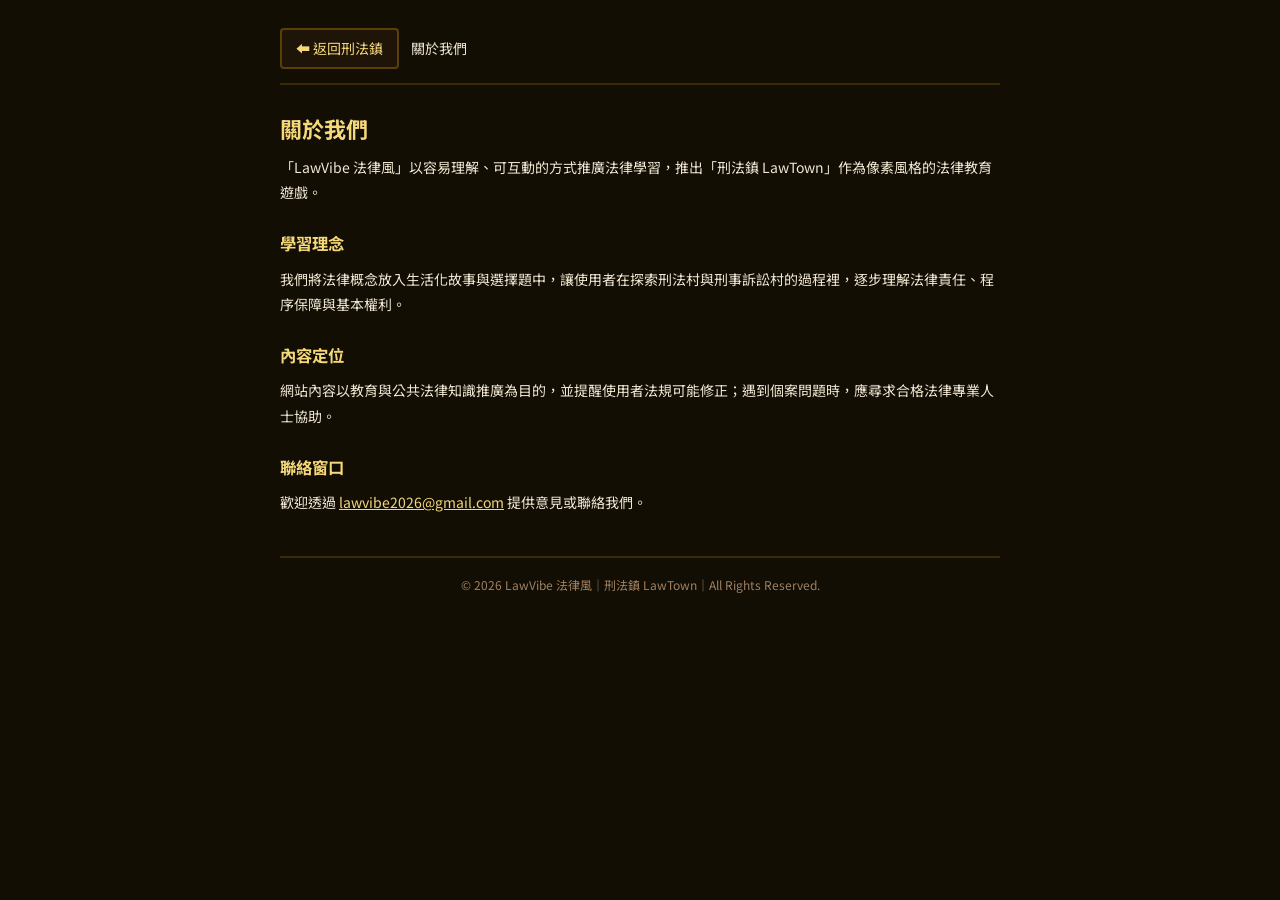
<file: about.html>
<!DOCTYPE html>
<html lang="zh-Hant" data-page-title="關於我們" data-page-description="認識刑法鎮 LawTown 的法律教育理念。">
<head>
  <meta charset="UTF-8" />
  <meta name="viewport" content="width=device-width, initial-scale=1.0" />
  <title>刑法鎮 LawTown｜關於我們</title>
  <script src="site-config.js"></script>
  <link rel="stylesheet" href="css/style.css" />
</head>
<body class="policy-body">
  <div class="policy-page-wrapper">
    <nav class="policy-page-nav"><a href="index.html">⬅ 返回刑法鎮</a><span>關於我們</span></nav>
    <main>
      <h2>關於我們</h2>
      <p>「<span data-site-brand></span>」以容易理解、可互動的方式推廣法律學習，推出「<span data-site-product></span>」作為像素風格的法律教育遊戲。</p>
      <h3>學習理念</h3>
      <p>我們將法律概念放入生活化故事與選擇題中，讓使用者在探索刑法村與刑事訴訟村的過程裡，逐步理解法律責任、程序保障與基本權利。</p>
      <h3>內容定位</h3>
      <p>網站內容以教育與公共法律知識推廣為目的，並提醒使用者法規可能修正；遇到個案問題時，應尋求合格法律專業人士協助。</p>
      <h3>聯絡窗口</h3>
      <p>歡迎透過 <a data-site-email></a> 提供意見或聯絡我們。</p>
    </main>
    <footer class="policy-page-footer"><p data-site-copyright></p></footer>
  </div>
</body>
</html>
</file>
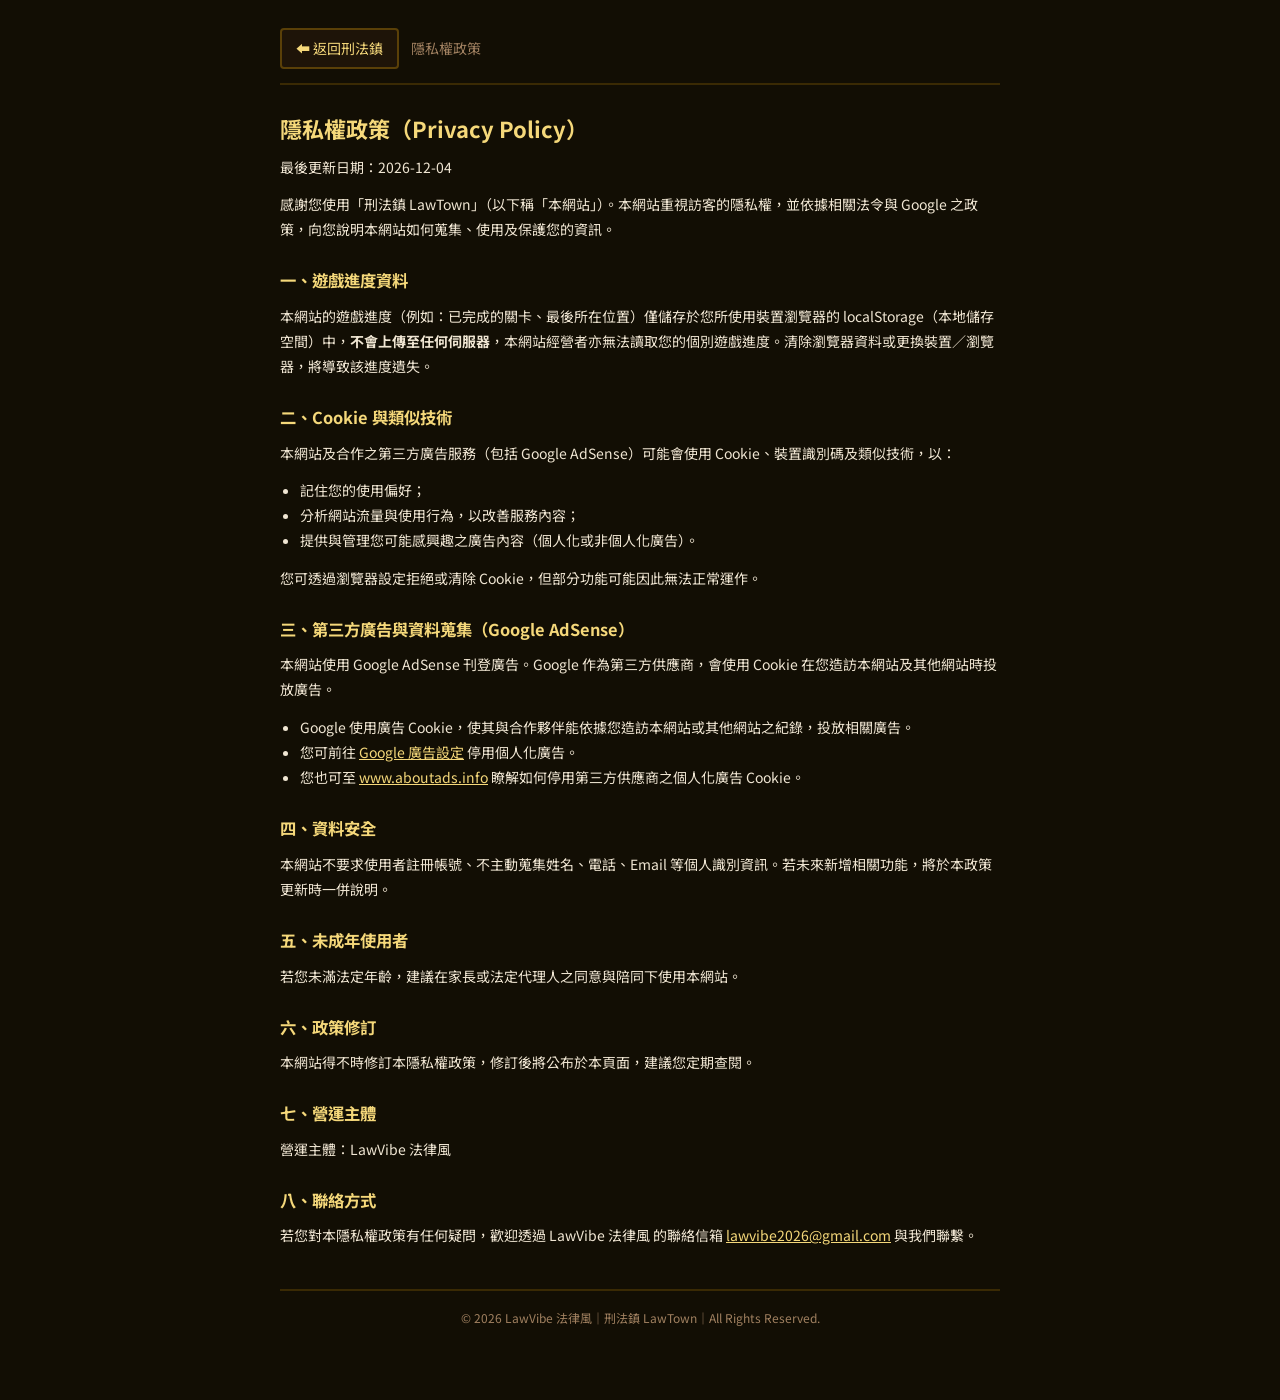
<file: privacy.html>
<!DOCTYPE html>
<html lang="zh-Hant" data-page-title="隱私權政策" data-page-description="說明刑法鎮 LawTown 的資料使用、Cookie、廣告與聯絡方式。">
<head>
<!-- Google tag (gtag.js) -->
<script async src="https://www.googletagmanager.com/gtag/js?id=G-106KW7G3ZE"></script>
<script>
  window.dataLayer = window.dataLayer || [];
  function gtag(){dataLayer.push(arguments);}
  gtag('js', new Date());
  gtag('config', 'G-106KW7G3ZE');
</script>
<meta charset="UTF-8" />
<meta name="viewport" content="width=device-width, initial-scale=1.0" />
<title>刑法鎮 LawTown｜隱私權政策</title>
<link rel="stylesheet" href="css/style.css" />
<script src="site-config.js"></script>
<style>
  body { overflow: auto; background: #120e04; }
  .policy-page-wrapper {
    max-width: 760px; margin: 0 auto; padding: 28px 20px 60px;
    color: #f0e6d3; line-height: 1.8; font-size: 14px;
  }
  .policy-page-nav {
    display: flex; align-items: center; gap: 12px;
    margin-bottom: 24px; padding-bottom: 14px;
    border-bottom: 2px solid #3a2a04;
  }
  .policy-page-nav a {
    color: #f5d87a; text-decoration: none; font-size: 14px;
    background: #1e1408; border: 2px solid #5a4008;
    padding: 6px 14px; border-radius: 4px;
  }
  .policy-page-nav a:hover { background: #2e1e08; }
  .policy-page-wrapper h2 { color: #f5d87a; font-size: 22px; margin-bottom: 6px; }
  .policy-page-wrapper h3 { color: #f5d87a; margin-top: 24px; margin-bottom: 8px; }
  .policy-page-wrapper p, .policy-page-wrapper ul { margin-bottom: 12px; }
  .policy-page-wrapper ul { padding-left: 20px; }
  .policy-page-wrapper a { color: #f5d87a; }
  .policy-page-footer {
    margin-top: 40px; padding-top: 16px;
    border-top: 2px solid #3a2a04;
    text-align: center; color: #a08060; font-size: 12px;
  }
</style>
</head>
<body>
<div class="policy-page-wrapper">
  <nav class="policy-page-nav">
    <a href="index.html">⬅ 返回刑法鎮</a>
    <span style="color:#a08060;">隱私權政策</span>
  </nav>
<main class="policy">
  <h2>隱私權政策（Privacy Policy）</h2>
  <p>最後更新日期：<span id="updateDate"></span></p>

  <p>感謝您使用「刑法鎮 LawTown」（以下稱「本網站」）。本網站重視訪客的隱私權，並依據相關法令與 Google 之政策，向您說明本網站如何蒐集、使用及保護您的資訊。</p>

  <h3>一、遊戲進度資料</h3>
  <p>本網站的遊戲進度（例如：已完成的關卡、最後所在位置）僅儲存於您所使用裝置瀏覽器的 localStorage（本地儲存空間）中，<b>不會上傳至任何伺服器</b>，本網站經營者亦無法讀取您的個別遊戲進度。清除瀏覽器資料或更換裝置／瀏覽器，將導致該進度遺失。</p>

  <h3>二、Cookie 與類似技術</h3>
  <p>本網站及合作之第三方廣告服務（包括 Google AdSense）可能會使用 Cookie、裝置識別碼及類似技術，以：</p>
  <ul>
    <li>記住您的使用偏好；</li>
    <li>分析網站流量與使用行為，以改善服務內容；</li>
    <li>提供與管理您可能感興趣之廣告內容（個人化或非個人化廣告）。</li>
  </ul>
  <p>您可透過瀏覽器設定拒絕或清除 Cookie，但部分功能可能因此無法正常運作。</p>

  <h3>三、第三方廣告與資料蒐集（Google AdSense）</h3>
  <p>本網站使用 Google AdSense 刊登廣告。Google 作為第三方供應商，會使用 Cookie 在您造訪本網站及其他網站時投放廣告。</p>
  <ul>
    <li>Google 使用廣告 Cookie，使其與合作夥伴能依據您造訪本網站或其他網站之紀錄，投放相關廣告。</li>
    <li>您可前往 <a href="https://adssettings.google.com/" target="_blank" rel="noopener">Google 廣告設定</a> 停用個人化廣告。</li>
    <li>您也可至 <a href="https://www.aboutads.info/" target="_blank" rel="noopener">www.aboutads.info</a> 瞭解如何停用第三方供應商之個人化廣告 Cookie。</li>
  </ul>

  <h3>四、資料安全</h3>
  <p>本網站不要求使用者註冊帳號、不主動蒐集姓名、電話、Email 等個人識別資訊。若未來新增相關功能，將於本政策更新時一併說明。</p>

  <h3>五、未成年使用者</h3>
  <p>若您未滿法定年齡，建議在家長或法定代理人之同意與陪同下使用本網站。</p>

  <h3>六、政策修訂</h3>
  <p>本網站得不時修訂本隱私權政策，修訂後將公布於本頁面，建議您定期查閱。</p>

  <h3>七、營運主體</h3>
  <p>營運主體：<span data-site-operator></span></p>

  <h3>八、聯絡方式</h3>
  <p>若您對本隱私權政策有任何疑問，歡迎透過 <span data-site-operator></span> 的聯絡信箱 <a data-site-email></a> 與我們聯繫。</p>
</main>
  <div class="policy-page-footer">
    <p data-site-copyright></p>
  </div>
</div>

<script>
document.getElementById("updateDate").textContent = new Date().toISOString().slice(0,10);
</script>
</body>
</html>
</file>
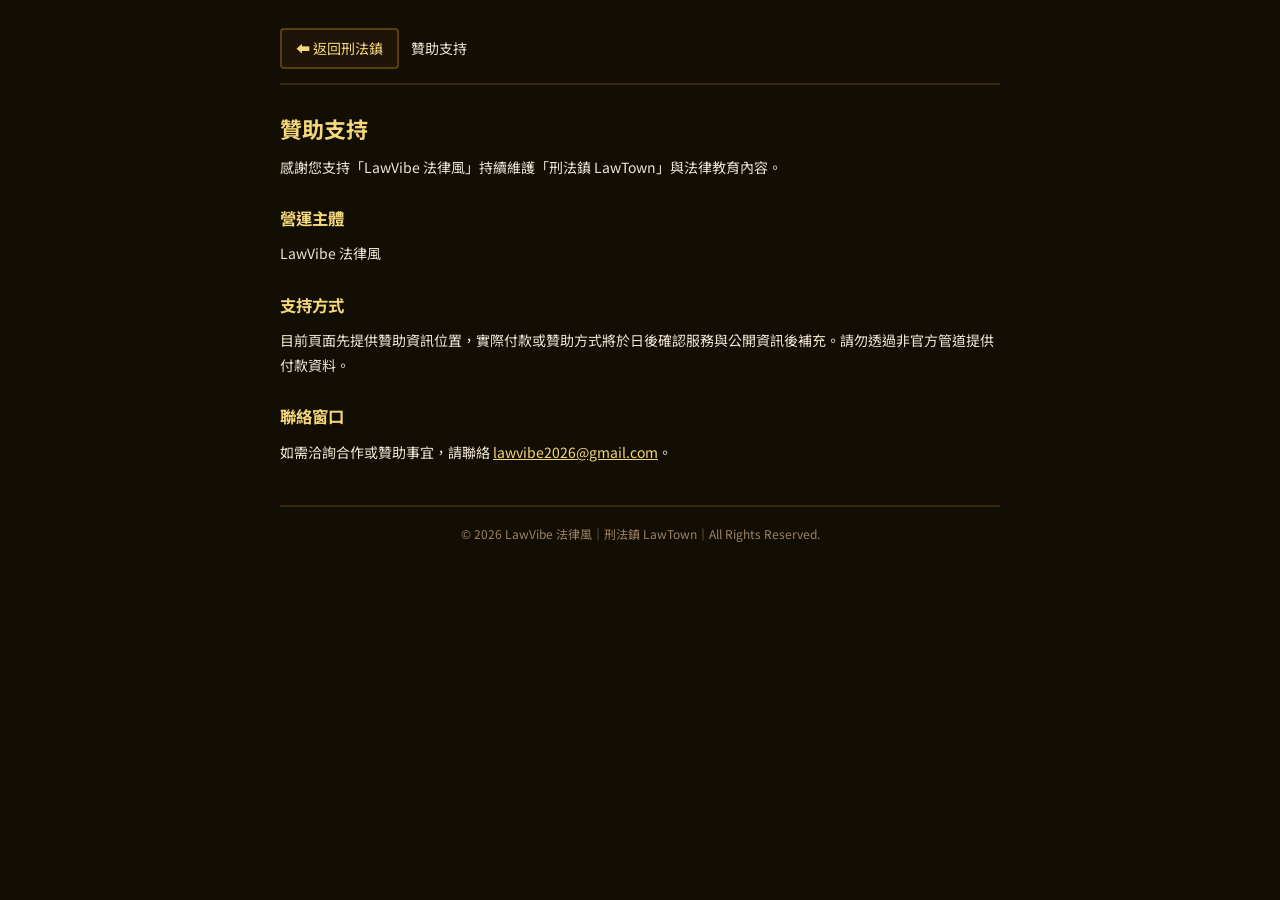
<file: sponsor.html>
<!DOCTYPE html>
<html lang="zh-Hant" data-page-title="贊助支持" data-page-description="支持持續製作刑法鎮 LawTown 法律教育內容。">
<head>
  <meta charset="UTF-8" />
  <meta name="viewport" content="width=device-width, initial-scale=1.0" />
  <title>刑法鎮 LawTown｜贊助支持</title>
  <script src="site-config.js"></script>
  <link rel="stylesheet" href="css/style.css" />
</head>
<body class="policy-body">
  <div class="policy-page-wrapper">
    <nav class="policy-page-nav"><a href="index.html">⬅ 返回刑法鎮</a><span>贊助支持</span></nav>
    <main>
      <h2>贊助支持</h2>
      <p>感謝您支持「<span data-site-brand></span>」持續維護「<span data-site-product></span>」與法律教育內容。</p>
      <h3>營運主體</h3>
      <p><span data-site-operator></span></p>
      <h3>支持方式</h3>
      <p>目前頁面先提供贊助資訊位置，實際付款或贊助方式將於日後確認服務與公開資訊後補充。請勿透過非官方管道提供付款資料。</p>
      <h3>聯絡窗口</h3>
      <p>如需洽詢合作或贊助事宜，請聯絡 <a data-site-email></a>。</p>
    </main>
    <footer class="policy-page-footer"><p data-site-copyright></p></footer>
  </div>
</body>
</html>
</file>
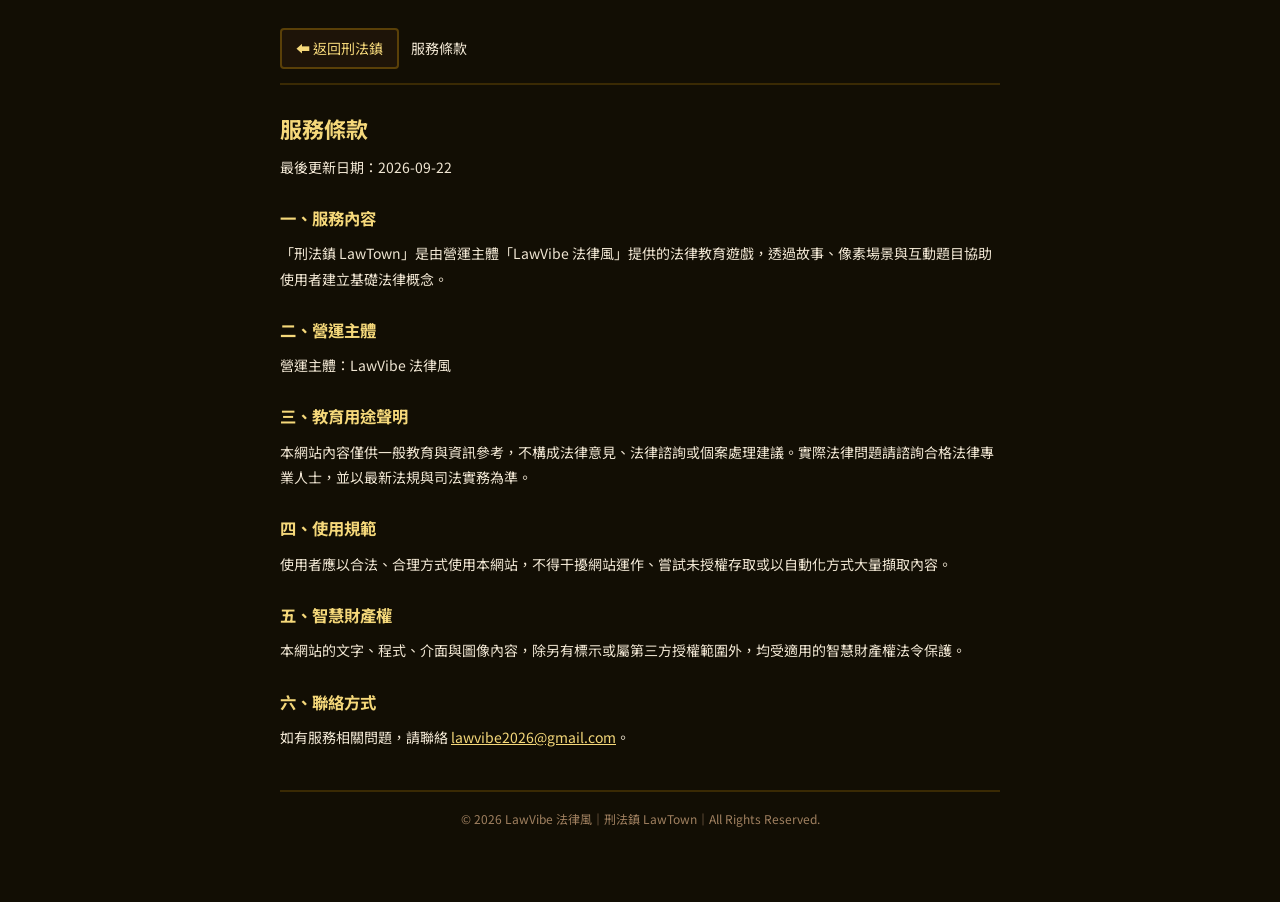
<file: terms.html>
<!DOCTYPE html>
<html lang="zh-Hant" data-page-title="服務條款" data-page-description="刑法鎮 LawTown 的使用規範與服務條款。">
<head>
  <meta charset="UTF-8" />
  <meta name="viewport" content="width=device-width, initial-scale=1.0" />
  <title>刑法鎮 LawTown｜服務條款</title>
  <script src="site-config.js"></script>
  <link rel="stylesheet" href="css/style.css" />
</head>
<body class="policy-body">
  <div class="policy-page-wrapper">
    <nav class="policy-page-nav"><a href="index.html">⬅ 返回刑法鎮</a><span>服務條款</span></nav>
    <main>
      <h2>服務條款</h2>
      <p>最後更新日期：2026-09-22</p>
      <h3>一、服務內容</h3>
      <p>「刑法鎮 LawTown」是由營運主體「<span data-site-operator></span>」提供的法律教育遊戲，透過故事、像素場景與互動題目協助使用者建立基礎法律概念。</p>
      <h3>二、營運主體</h3>
      <p>營運主體：<span data-site-operator></span></p>
      <h3>三、教育用途聲明</h3>
      <p>本網站內容僅供一般教育與資訊參考，不構成法律意見、法律諮詢或個案處理建議。實際法律問題請諮詢合格法律專業人士，並以最新法規與司法實務為準。</p>
      <h3>四、使用規範</h3>
      <p>使用者應以合法、合理方式使用本網站，不得干擾網站運作、嘗試未授權存取或以自動化方式大量擷取內容。</p>
      <h3>五、智慧財產權</h3>
      <p>本網站的文字、程式、介面與圖像內容，除另有標示或屬第三方授權範圍外，均受適用的智慧財產權法令保護。</p>
      <h3>六、聯絡方式</h3>
      <p>如有服務相關問題，請聯絡 <a data-site-email></a>。</p>
    </main>
    <footer class="policy-page-footer"><p data-site-copyright></p></footer>
  </div>
</body>
</html>
</file>
<file: css/style.css>
/* ===================================================
   刑法鎮 LawTown - 像素遊戲風格 CSS
   =================================================== */

@import url('https://fonts.googleapis.com/css2?family=Noto+Sans+TC:wght@400;700;900&family=Noto+Serif+TC:wght@700;900&display=swap');

* { box-sizing: border-box; margin: 0; padding: 0; }

body {
  font-family: "Noto Sans TC", "Microsoft JhengHei", sans-serif;
  background: #1a1a2e;
  color: #f0e6d3;
  overflow: hidden;
  height: 100dvh;
  width: 100vw;
}

/* 首頁遊戲維持一個完整視窗，頁尾放在其後方，避免蓋住任何遊戲畫面。 */
.home-body {
  height: auto;
  min-height: 100dvh;
  overflow-x: hidden;
  overflow-y: auto;
}
.home-body .main-screen {
  position: relative;
  inset: auto;
  width: 100vw;
  height: 100dvh;
  min-height: 100dvh;
}

/* ===================================================
   主畫面（全螢幕）
   =================================================== */
.main-screen {
  position: fixed;
  inset: 0;
  display: flex;
  flex-direction: column;
  align-items: center;
  justify-content: flex-start;
  overflow: hidden;
  z-index: 1;
}

/* ── 背景圖 ── */
.title-bg {
  position: absolute;
  inset: 0;
  z-index: 0;
}
.title-bg-img {
  width: 100%;
  height: 100%;
  object-fit: cover;
  object-position: center top;
  image-rendering: pixelated;
}
.title-bg-overlay {
  position: absolute;
  inset: 0;
  background: linear-gradient(
    to bottom,
    rgba(0,0,0,0.0) 0%,
    rgba(0,0,0,0.0) 55%,
    rgba(0,0,0,0.45) 75%,
    rgba(0,0,0,0.65) 100%
  );
}

/* ── 角落徽章（版本號 / 設定） ── */
.corner-badge {
  position: absolute;
  top: 12px;
  z-index: 20;
  display: flex;
  align-items: center;
  gap: 5px;
  background: rgba(20,15,10,0.82);
  border: 2px solid #8b6914;
  border-radius: 6px;
  padding: 5px 10px;
  font-size: 13px;
  font-weight: bold;
  color: #f5d87a;
  cursor: pointer;
  letter-spacing: 0.5px;
  box-shadow: 0 2px 0 #5a4008, inset 0 1px 0 rgba(255,255,255,0.1);
  transition: filter 0.15s;
  text-decoration: none;
  font-family: inherit;
}
.corner-badge:hover { filter: brightness(1.2); }
.corner-badge--left  { left: 14px; }
.corner-badge--right { right: 14px; }
.corner-icon { font-size: 16px; }

/* ── 主標題區 ── */
.title-area {
  position: relative;
  z-index: 10;
  text-align: center;
  margin-top: 10px;
  pointer-events: none;
  user-select: none;
}

.title-emblem {
  font-size: 36px;
  line-height: 1;
  filter: drop-shadow(0 2px 6px rgba(0,0,0,0.7));
  margin-bottom: 2px;
  opacity: 0;
  pointer-events: none;
}

.game-title {
  font-family: "Noto Serif TC", "Noto Sans TC", serif;
  font-size: clamp(42px, 8vw, 80px);
  font-weight: 900;
  color: #f5d87a;
  letter-spacing: 0.12em;
  text-shadow:
    3px 3px 0 #5a2e00,
    -1px -1px 0 #5a2e00,
    1px -1px 0 #5a2e00,
    -1px 1px 0 #5a2e00,
    0 4px 0 #3a1c00,
    0 8px 16px rgba(0,0,0,0.6);
  line-height: 1.1;
  /* 背景圖已有標題文字，隱藏 HTML 標題避免重疊 */
  display: none;
}

.game-subtitle-bar {
  /* 背景圖已有副標題，隱藏 HTML 版本 */
  display: none;
}

/* ── 雙村標籤（背景圖已有，隱藏 HTML 版本） ── */
.village-labels {
  display: none;
}

.village-label {
  display: flex;
  align-items: center;
  gap: 6px;
  padding: 8px 18px;
  border-radius: 6px;
  font-size: clamp(16px, 3vw, 26px);
  font-weight: 900;
  color: #fff;
  letter-spacing: 0.05em;
  box-shadow: 0 3px 0 rgba(0,0,0,0.4), 0 6px 18px rgba(0,0,0,0.3);
  text-shadow: 1px 1px 0 rgba(0,0,0,0.5);
}

.village-label--criminal {
  background: linear-gradient(135deg, #9b2020 0%, #c0392b 50%, #9b2020 100%);
  border: 2px solid #e8c873;
  clip-path: polygon(0 0, calc(100% - 12px) 0, 100% 50%, calc(100% - 12px) 100%, 0 100%);
  padding-right: 28px;
}

.village-label--procedure {
  background: linear-gradient(135deg, #1a3a5c 0%, #2c5f8a 50%, #1a3a5c 100%);
  border: 2px solid #e8c873;
  clip-path: polygon(12px 0, 100% 0, 100% 100%, 12px 100%, 0 50%);
  padding-left: 28px;
}

.village-label-icon { font-size: 1.1em; }

/* ── 角色 ── */
.char-left, .char-right {
  position: absolute;
  bottom: 18%;
  z-index: 10;
  display: flex;
  flex-direction: column;
  align-items: center;
  gap: 4px;
}
.char-left  { left: 2%; }
.char-right { right: 2%; }

.char-sprite { font-size: clamp(28px, 5vw, 52px); }

.char-bubble {
  background: rgba(255,252,240,0.95);
  border: 2px solid #5a3a1a;
  border-radius: 8px;
  padding: 6px 10px;
  font-size: clamp(10px, 1.5vw, 13px);
  color: #3a2010;
  font-weight: bold;
  text-align: center;
  line-height: 1.5;
  box-shadow: 2px 2px 0 #5a3a1a;
  position: relative;
  white-space: nowrap;
}
.char-bubble--left::after {
  content: '';
  position: absolute;
  bottom: -10px;
  left: 50%;
  transform: translateX(-50%);
  border: 5px solid transparent;
  border-top-color: #5a3a1a;
}
.char-bubble--right::after {
  content: '';
  position: absolute;
  bottom: -10px;
  left: 50%;
  transform: translateX(-50%);
  border: 5px solid transparent;
  border-top-color: #5a3a1a;
}

/* ── 主選單按鈕（木質招牌風格） ── */
.main-menu {
  position: absolute;
  bottom: clamp(58px, 9vh, 92px);
  left: 50%;
  transform: translateX(-50%);
  z-index: 10;
  display: flex;
  flex-direction: column;
  gap: 10px;
  width: min(300px, 62vw);
}

/* 開始冒險是首頁主入口，固定排在選單第一個。 */
.main-menu .menu-btn--start { order: 1; }
.main-menu .menu-btn--library { order: 2; }
.main-menu .menu-btn--achievement { order: 3; }

/* 木質招牌按鈕基礎樣式 */
.menu-btn {
  display: flex;
  align-items: center;
  justify-content: center;
  gap: 10px;
  padding: 0;
  border: none;
  cursor: pointer;
  font-family: "Noto Serif TC", "Noto Sans TC", serif;
  font-size: clamp(17px, 2.8vw, 22px);
  font-weight: 900;
  color: #f5e8c0;
  letter-spacing: 0.15em;
  transition: filter 0.15s, transform 0.12s, box-shadow 0.12s;
  position: relative;
  width: 100%;
  height: clamp(56px, 7.5vw, 68px);
  background: none;
  text-shadow:
    1px 1px 0 rgba(40,20,0,0.9),
    2px 2px 3px rgba(0,0,0,0.6);
}

/* 招牌主體（木板層） */
.menu-btn::before {
  content: '';
  position: absolute;
  inset: 0;
  border-radius: 8px;
  z-index: -1;
}

/* 招牌左右錠點裝飾 */
.menu-btn::after {
  content: '';
  position: absolute;
  top: 50%;
  transform: translateY(-50%);
  width: 12px;
  height: 12px;
  border-radius: 50%;
  background: radial-gradient(circle at 35% 35%, #f5d87a, #8b6914);
  box-shadow: 0 1px 3px rgba(0,0,0,0.5);
  right: 12px;
  z-index: 2;
}

.menu-btn:hover  { filter: brightness(1.12); transform: translateY(-3px) scale(1.02); }
.menu-btn:active { transform: translateY(2px) scale(0.98); filter: brightness(0.9); }
.menu-btn--selected {
  filter: brightness(1.18);
  transform: translateY(-3px) scale(1.02);
  outline: none;
}
.menu-btn--selected::after {
  box-shadow: 0 0 8px 2px rgba(245,216,122,0.8), 0 1px 3px rgba(0,0,0,0.5);
}

/* 左錠點 */
.menu-btn-nail-left {
  position: absolute;
  left: 12px;
  top: 50%;
  transform: translateY(-50%);
  width: 12px;
  height: 12px;
  border-radius: 50%;
  background: radial-gradient(circle at 35% 35%, #f5d87a, #8b6914);
  box-shadow: 0 1px 3px rgba(0,0,0,0.5);
  z-index: 2;
  pointer-events: none;
}

/* 木板紋理線（透過偽元素模擬） */
.menu-btn-board {
  position: absolute;
  inset: 0;
  border-radius: 10px;
  z-index: 0;
  overflow: hidden;
  /* 外層金色框線 */
  outline: 2px solid rgba(245,216,122,0.5);
  outline-offset: -3px;
}
.menu-btn-board::before {
  content: '';
  position: absolute;
  inset: 0;
  /* 橫向木紋 */
  background-image:
    repeating-linear-gradient(
      180deg,
      rgba(255,255,255,0.05) 0px,
      rgba(255,255,255,0.05) 1px,
      transparent 1px,
      transparent 10px
    ),
    repeating-linear-gradient(
      90deg,
      rgba(0,0,0,0.04) 0px,
      rgba(0,0,0,0.04) 1px,
      transparent 1px,
      transparent 40px
    );
}
.menu-btn-board::after {
  content: '';
  position: absolute;
  top: 0; left: 0; right: 0;
  height: 40%;
  background: linear-gradient(180deg,
    rgba(255,255,255,0.18) 0%,
    rgba(255,255,255,0.06) 60%,
    transparent 100%
  );
  border-radius: 10px 10px 0 0;
}

.menu-btn-content {
  position: relative;
  z-index: 1;
  display: flex;
  align-items: center;
  justify-content: center;
  gap: 10px;
  width: 100%;
  padding: 0 36px;
}

/* 開始冒險—深藍木板（參考背景圖中的深藍色招牌） */
.menu-btn--start {
  box-shadow:
    0 6px 0 #0a2238,
    0 10px 20px rgba(0,0,0,0.55);
}
.menu-btn--start .menu-btn-board {
  background: linear-gradient(180deg,
    #3578b8 0%,
    #2260a0 25%,
    #1c5290 60%,
    #164878 100%
  );
  border: 3px solid #8bb8e8;
  border-bottom: 6px solid #0a2238;
  border-radius: 10px;
}
.menu-btn--start:hover .menu-btn-board {
  border-color: #aad4ff;
}

/* 法學圖鑑—深綠木板 */
.menu-btn--library {
  box-shadow:
    0 6px 0 #0a2810,
    0 10px 20px rgba(0,0,0,0.55);
}
.menu-btn--library .menu-btn-board {
  background: linear-gradient(180deg,
    #428a48 0%,
    #306835 25%,
    #275a2c 60%,
    #1e4a22 100%
  );
  border: 3px solid #7ec882;
  border-bottom: 6px solid #0a2810;
  border-radius: 10px;
}
.menu-btn--library:hover .menu-btn-board {
  border-color: #a0e0a4;
}

/* 成就系統—深棕木板（參考背景圖中的棕色招牌） */
.menu-btn--achievement {
  box-shadow:
    0 6px 0 #2e1c04,
    0 10px 20px rgba(0,0,0,0.55);
}
.menu-btn--achievement .menu-btn-board {
  background: linear-gradient(180deg,
    #9a6e28 0%,
    #7a5418 25%,
    #684812 60%,
    #56380c 100%
  );
  border: 3px solid #d4a84a;
  border-bottom: 6px solid #2e1c04;
  border-radius: 10px;
}
.menu-btn--achievement:hover .menu-btn-board {
  border-color: #f0c870;
}

.menu-btn-icon {
  font-size: 1.25em;
  flex-shrink: 0;
  filter: drop-shadow(0 1px 2px rgba(0,0,0,0.5));
}
.menu-btn-text {
  flex: 1;
  text-align: center;
  font-size: inherit;
}

/* ── 底部提示 ── */
.bottom-hint {
  position: absolute;
  bottom: 0;
  left: 0;
  right: 0;
  z-index: 10;
  background: rgba(20,12,5,0.85);
  border-top: 2px solid #5a3a1a;
  text-align: center;
  padding: 8px;
  font-size: clamp(11px, 1.8vw, 14px);
  color: #f5d87a;
  letter-spacing: 0.1em;
}
.home-mobile-copyright { display: none; }

/* ===================================================
   遊戲畫面
   =================================================== */
.game-screen {
  position: fixed;
  inset: 0;
  display: flex;
  flex-direction: column;
  background: #1a1a2e;
  z-index: 2;
}
.game-screen.hidden { display: none; }
.main-screen.hidden { display: none; }

#game-wrapper {
  flex: 1;
  display: flex;
  align-items: center;
  justify-content: center;
  overflow: hidden;
}

#game-container {
  image-rendering: pixelated;
  border: 3px solid #4e342e;
  border-radius: 4px;
  overflow: hidden;
}

.game-toolbar-overlay {
  background: rgba(20,12,5,0.9);
  border-top: 2px solid #5a3a1a;
  padding: 6px 14px;
  display: flex;
  justify-content: space-between;
  align-items: center;
  gap: 10px;
  font-size: 12px;
  color: #d4b896;
  flex-wrap: wrap;
}

.pixel-reset-btn {
  background: #3a1a1a;
  border: 1px solid #7a3a3a;
  color: #ff8a80;
  padding: 5px 12px;
  border-radius: 4px;
  cursor: pointer;
  font-size: 12px;
  font-family: inherit;
  white-space: nowrap;
}
.pixel-reset-btn:hover { background: #5a2a2a; }

/* ===================================================
   鎮口標題覆蓋層（遊戲內 HTML overlay）
   =================================================== */
.title-overlay {
  position: absolute; inset: 0; z-index: 30;
  display: flex; align-items: flex-end; justify-content: center;
  background: linear-gradient(to bottom, rgba(0,0,0,0) 0%, rgba(0,0,0,0.35) 100%);
  padding-bottom: 24px;
}
.title-overlay.hidden { display: none; }
.title-dialog {
  background: #fffaf0;
  border: 4px solid #4e342e;
  border-radius: 10px;
  box-shadow: 0 6px 0 #2d1f15, 0 10px 18px rgba(0,0,0,0.3);
  padding: 16px 20px;
  width: 92%; max-width: 480px;
  text-align: center;
  color: #2b2b2b;
}
.title-dialog-label { margin: 6px 0; font-size: 13px; color: #4e342e; font-weight: bold; }
#player-name-input-2 {
  width: 80%; padding: 8px 10px; font-size: 15px;
  border: 2px solid #4e342e; border-radius: 6px; text-align: center;
  margin-bottom: 10px; background: #fff; color: #2b2b2b;
}

/* ===================================================
   Overlay / Modal（像素風格）
   =================================================== */
.overlay {
  position: fixed;
  inset: 0;
  background: rgba(0,0,0,0.72);
  z-index: 100;
  display: flex;
  align-items: center;
  justify-content: center;
  padding: 16px;
  backdrop-filter: blur(2px);
}
.overlay.hidden { display: none; }

.pixel-modal {
  background: #1e1408;
  border: 3px solid #8b6914;
  border-radius: 8px;
  padding: 20px;
  max-width: 480px;
  width: 100%;
  max-height: 88vh;
  overflow-y: auto;
  box-shadow:
    0 0 0 1px #5a4008,
    0 8px 0 #3a2a04,
    0 12px 32px rgba(0,0,0,0.6);
  color: #f0e6d3;
}
.pixel-modal--wide { max-width: 600px; }

.pixel-modal-head {
  display: flex;
  justify-content: space-between;
  align-items: center;
  margin-bottom: 14px;
  padding-bottom: 10px;
  border-bottom: 2px solid #5a4008;
}
.pixel-modal-head h3 {
  font-size: 18px;
  color: #f5d87a;
  font-weight: bold;
}
.pixel-close-btn {
  background: #3a2010;
  border: 2px solid #7a5020;
  color: #f5d87a;
  width: 30px; height: 30px;
  border-radius: 4px;
  cursor: pointer;
  font-size: 16px;
  display: flex; align-items: center; justify-content: center;
  transition: background 0.15s;
}
.pixel-close-btn:hover { background: #5a3010; }

.pixel-modal-label {
  font-size: 13px;
  color: #d4b896;
  font-weight: bold;
  margin: 10px 0 6px;
}
.pixel-modal-desc {
  font-size: 13px;
  color: #a08060;
  margin-bottom: 12px;
}

.pixel-input {
  width: 80%;
  display: block;
  margin: 0 auto 14px;
  padding: 10px 14px;
  font-size: 16px;
  background: #0e0a04;
  border: 2px solid #8b6914;
  border-radius: 4px;
  color: #f5d87a;
  text-align: center;
  font-family: inherit;
  outline: none;
}
.pixel-input:focus { border-color: #f5d87a; box-shadow: 0 0 0 2px rgba(245,216,122,0.3); }

/* ── 村莊選擇按鈕 ── */
.village-choice-row {
  display: flex;
  gap: 12px;
  justify-content: center;
  flex-wrap: wrap;
  margin-top: 8px;
}

.village-btn {
  flex: 1;
  min-width: 140px;
  max-width: 200px;
  padding: 14px 12px;
  border-radius: 8px;
  cursor: pointer;
  font-family: inherit;
  color: #fff;
  border: none;
  display: flex;
  flex-direction: column;
  align-items: center;
  gap: 4px;
  transition: filter 0.15s, transform 0.1s;
  box-shadow: 0 4px 0 rgba(0,0,0,0.4);
}
.village-btn:hover  { filter: brightness(1.15); transform: translateY(-2px); }
.village-btn:active { transform: translateY(2px); box-shadow: none; }
.village-btn-icon { font-size: 22px; }
.village-btn-title { font-size: 16px; font-weight: bold; }
.village-btn small { font-size: 11px; opacity: 0.85; }
.village-btn-criminal {
  background: linear-gradient(180deg, #c0392b 0%, #8b1a1a 100%);
  border-bottom: 4px solid #5a0a0a;
}
.village-btn-procedure {
  background: linear-gradient(180deg, #2c5f8a 0%, #1a3a5c 100%);
  border-bottom: 4px solid #0a1e30;
}

/* ===================================================
   關卡選單
   =================================================== */
.level-list { display: flex; flex-direction: column; gap: 8px; }
.level-item {
  display: flex;
  flex-direction: column;
  align-items: flex-start;
  text-align: left;
  border: 2px solid #5a4008;
  border-radius: 6px;
  padding: 10px 14px;
  background: #120e04;
  cursor: pointer;
  font-size: 14px;
  color: #f0e6d3;
  transition: background 0.15s, border-color 0.15s;
}
.level-item:hover { background: #1e1408; border-color: #8b6914; }
.level-item small { color: #a08060; margin-top: 2px; font-size: 12px; }
.level-item.done {
  background: #0a1a0a;
  border-color: #2e7d32;
  color: #a5d6a7;
}
.level-item.done small { color: #66bb6a; }

/* ===================================================
   答題 Modal
   =================================================== */
.quiz-modal { width: min(92vw, 640px); max-width: 640px; padding: clamp(16px, 2vw, 22px); }
.quiz-law { font-size: clamp(12px, 1.25vw, 14px); color: #a08060; margin-bottom: 10px; line-height: 1.55; }
.quiz-story-box {
  background: #0a0804;
  border: 2px solid #5a4008;
  border-radius: 6px;
  padding: clamp(12px, 1.8vw, 16px);
  margin-bottom: 14px;
}
.quiz-story { font-size: clamp(14px, 1.45vw, 16px); line-height: 1.85; color: #d4b896; }
.quiz-scene-figure {
  margin: 0 0 12px;
  border: 2px solid #5a4008;
  border-radius: 6px;
  overflow: hidden;
  background: #0a0804;
}
.quiz-image {
  display: block;
  width: 100%;
  aspect-ratio: 4 / 3;
  object-fit: cover;
  image-rendering: pixelated;
}
.quiz-image-caption {
  padding: 5px 9px;
  color: #a08060;
  font-size: 11px;
  line-height: 1.4;
  text-align: center;
}
.quiz-question { font-weight: bold; margin: 16px 0 10px; color: #f5d87a; font-size: clamp(15px, 1.6vw, 18px); line-height: 1.65; }
.quiz-options { display: flex; flex-direction: column; gap: 10px; margin: 12px 0; }
.quiz-option {
  min-height: 48px;
  padding: 12px 16px;
  border: 2px solid #5a4008;
  border-radius: 6px;
  background: #120e04;
  cursor: pointer;
  text-align: left;
  font-size: clamp(14px, 1.35vw, 16px);
  line-height: 1.6;
  color: #f0e6d3;
  font-family: inherit;
  transition: background 0.12s, border-color 0.12s;
}
.quiz-option:hover:not(:disabled) { background: #1e1408; border-color: #f5d87a; }
.quiz-option:disabled { opacity: 0.6; cursor: default; }
.quiz-option.selected { opacity: 1; border-color: #f5d87a; }
.quiz-option.answer-correct { opacity: 1; border-color: #4caf50; background: #102010; }
#quiz-result {
  white-space: pre-wrap;
  font-family: inherit;
  padding: clamp(13px, 1.8vw, 17px);
  border-radius: 6px;
  font-size: clamp(13px, 1.25vw, 15px);
  line-height: 1.8;
  margin-top: 14px;
}
#quiz-result.correct { background: #0a1a0a; color: #81c784; border: 2px solid #2e7d32; }
#quiz-result.wrong   { background: #1a0a0a; color: #ef9a9a; border: 2px solid #c62828; }
#quiz-result.hidden  { display: none; }

/* ===================================================
   法學圖鑑
   =================================================== */
.library-content { display: flex; flex-direction: column; gap: 8px; }
.library-empty { text-align: center; color: #a08060; padding: 24px; font-size: 14px; line-height: 2; }
.library-item {
  background: #0a0804;
  border: 2px solid #5a4008;
  border-radius: 6px;
  padding: 10px 14px;
}
.library-item-law { font-size: 11px; color: #a08060; }
.library-item-title { font-size: 14px; color: #f0e6d3; font-weight: bold; margin-top: 2px; }

/* ===================================================
   成就系統
   =================================================== */
.achievement-list { display: flex; flex-direction: column; gap: 8px; }
.achievement-item {
  display: flex;
  align-items: center;
  gap: 12px;
  background: #0a0804;
  border: 2px solid #3a2a04;
  border-radius: 6px;
  padding: 10px 14px;
  opacity: 0.55;
}
.achievement-item--unlocked {
  opacity: 1;
  border-color: #8b6914;
  background: #1a1204;
}
.achievement-icon { font-size: 24px; flex-shrink: 0; }
.achievement-info { flex: 1; }
.achievement-title { font-size: 14px; font-weight: bold; color: #f5d87a; }
.achievement-desc  { font-size: 12px; color: #a08060; margin-top: 2px; }
.achievement-status { font-size: 18px; }

/* ===================================================
   設定
   =================================================== */
.settings-list { display: flex; flex-direction: column; gap: 14px; }
.settings-item {
  display: flex;
  justify-content: space-between;
  align-items: center;
  padding: 10px 14px;
  background: #0a0804;
  border: 2px solid #3a2a04;
  border-radius: 6px;
  font-size: 15px;
  color: #d4b896;
}
.settings-divider { border: none; border-top: 1px solid #3a2a04; }
.settings-link {
  display: block;
  text-align: center;
  color: #a08060;
  font-size: 13px;
  text-decoration: underline;
}
.pixel-danger-btn {
  background: #3a0a0a;
  border: 2px solid #7a2a2a;
  color: #ff8a80;
  padding: 10px;
  border-radius: 6px;
  cursor: pointer;
  font-size: 14px;
  font-family: inherit;
  width: 100%;
  transition: background 0.15s;
}
.pixel-danger-btn:hover { background: #5a1a1a; }

/* ── 像素切換開關 ── */
.pixel-toggle { position: relative; display: inline-block; width: 44px; height: 24px; }
.pixel-toggle input { opacity: 0; width: 0; height: 0; }
.pixel-toggle-slider {
  position: absolute; inset: 0;
  background: #3a2a04;
  border: 2px solid #5a4008;
  border-radius: 4px;
  cursor: pointer;
  transition: background 0.2s;
}
.pixel-toggle-slider::before {
  content: '';
  position: absolute;
  width: 16px; height: 16px;
  left: 2px; top: 2px;
  background: #a08060;
  border-radius: 2px;
  transition: transform 0.2s;
}
.pixel-toggle input:checked + .pixel-toggle-slider { background: #1a4a1a; border-color: #2e7d32; }
.pixel-toggle input:checked + .pixel-toggle-slider::before { transform: translateX(20px); background: #81c784; }

/* ===================================================
   隱私權政策頁
   =================================================== */
.policy-page {
  max-width: 760px;
  margin: 0 auto;
  padding: 24px 16px;
  line-height: 1.8;
  font-size: 14px;
  color: #f0e6d3;
}
.policy-page h3 { margin-top: 24px; color: #f5d87a; }

/* ===================================================
   響應式
   =================================================== */
@media (max-width: 768px) {
  /* 手機版遊戲畫面：填滿全螢幕，支援橫直螢幕 */
  .game-screen {
    background: #000;
  }
  #game-wrapper {
    position: fixed;
    inset: 0;
    /* 支援 iPhone 安全區域 */
    padding: env(safe-area-inset-top, 0) env(safe-area-inset-right, 0)
             env(safe-area-inset-bottom, 0) env(safe-area-inset-left, 0);
    align-items: stretch;
    justify-content: stretch;
  }
  #game-container {
    border: none;
    border-radius: 0;
    width: 100% !important;
    height: 100% !important;
  }
  #game-container canvas {
    width: 100% !important;
    height: 100% !important;
    display: block;
  }
  /* 手機版隱藏底部工具列（操作說明和重設鈕） */
  .game-toolbar-overlay {
    display: none !important;
  }
  /* Modal 在手機上的最大高度限制 */
  .pixel-modal {
    max-height: 85dvh;
    overflow-y: auto;
  }
  .quiz-modal { width: min(94vw, 600px); padding: 16px; }
  .quiz-story { font-size: 15px; line-height: 1.85; }
  .quiz-question { font-size: 16px; line-height: 1.7; margin-top: 14px; }
  .quiz-option { min-height: 52px; font-size: 15px; line-height: 1.65; padding: 13px 15px; }
  .quiz-options { gap: 9px; }
  .quiz-actions .menu-btn { min-height: 50px; }
  .quiz-image { aspect-ratio: 16 / 10; }
}

@media (max-width: 600px) {
  .village-labels { top: 22%; }
  .char-left, .char-right { display: none; }
  .main-menu { bottom: max(58px, 8vh); width: 85vw; }
  .menu-btn { font-size: 15px; padding: 11px 16px; }
  .game-title { font-size: 52px; }
}

@media (max-width: 400px) {
  .village-label { font-size: 14px; padding: 5px 12px; }
  .game-title { font-size: 40px; }
  .quiz-modal { width: 96vw; padding: 12px; }
  .quiz-story { font-size: 13px; line-height: 1.75; }
  .quiz-question { font-size: 14px; }
  .quiz-option { min-height: 48px; font-size: 13px; padding: 11px 12px; }
}

/* ===================================================
   滾動條美化
   =================================================== */
/* ===================================================
   離開村莊確認對話框按鈕
   =================================================== */
/* ===================================================
   答題後操作按鈕（下一題 / 返回小鎮）
   =================================================== */
.quiz-actions {
  display: flex;
  gap: 10px;
  margin-top: 14px;
  flex-wrap: wrap;
}
.quiz-actions.hidden { display: none; }
.quiz-actions .menu-btn {
  flex: 1;
  min-width: 120px;
  font-size: 14px !important;
  padding: 10px 8px !important;
  height: 48px !important;
  white-space: nowrap;
}
.quiz-actions .menu-btn-content {
  flex-direction: row !important;
  gap: 6px !important;
}

.exit-confirm-btn {
  width: 140px !important;
  height: 52px !important;
  font-size: 15px !important;
  letter-spacing: 0.05em !important;
  white-space: nowrap !important;
  overflow: hidden !important;
}
.exit-confirm-btn .menu-btn-content {
  flex-direction: row !important;
  flex-wrap: nowrap !important;
  gap: 6px !important;
  padding: 0 10px !important;
  white-space: nowrap !important;
}
.exit-confirm-btn .menu-btn-icon {
  font-size: 1.1em !important;
  flex-shrink: 0 !important;
}
.exit-confirm-btn .menu-btn-text {
  white-space: nowrap !important;
  overflow: hidden !important;
  text-overflow: ellipsis !important;
  font-size: 14px !important;
  letter-spacing: 0.05em !important;
}

::-webkit-scrollbar { width: 6px; }

/* ===================================================
   手機直式專用樣式
   =================================================== */
@media (max-width: 768px) and (orientation: portrait) {
  /* 直式手機：遇戲畫面完全填滿螢幕 */
  html, body {
    width: 100vw;
    height: 100dvh;
    overflow: hidden;
    position: fixed;
  }
  .game-screen {
    position: fixed;
    inset: 0;
    width: 100vw;
    height: 100dvh;
    background: #000;
  }
  #game-wrapper {
    position: fixed;
    inset: 0;
    width: 100vw;
    height: 100dvh;
    padding: 0;
    align-items: stretch;
    justify-content: stretch;
    display: flex;
  }
  #game-container {
    width: 100vw !important;
    height: 100dvh !important;
    border: none;
    border-radius: 0;
  }
  #game-container canvas {
    width: 100vw !important;
    height: 100dvh !important;
    display: block;
    object-fit: fill;
  }
  /* 直式手機隱藏底部工具列 */
  .game-toolbar-overlay {
    display: none !important;
  }
  /* 直式手機 Modal 高度限制 */
  .pixel-modal {
    max-height: 90dvh;
    overflow-y: auto;
    width: 92vw;
  }
  .quiz-modal { width: 94vw; padding: 14px; }
  .quiz-story-box { padding: 12px; margin-bottom: 12px; }
  .quiz-story { font-size: 14px; line-height: 1.8; }
  .quiz-scene-figure { margin-bottom: 10px; }
  .quiz-image-caption { font-size: 10px; padding: 5px 8px; }
  .quiz-question { font-size: 15px; line-height: 1.7; margin: 13px 0 9px; }
  .quiz-options { gap: 8px; margin: 10px 0; }
  .quiz-option { min-height: 50px; padding: 12px 13px; font-size: 14px; line-height: 1.65; }
  .quiz-actions { flex-direction: column; }
  .quiz-actions .menu-btn { width: 100%; min-width: 0; }
}

/* 手機首頁：隱藏尚未放入實際廣告的預留區，讓版權列緊接在主畫面後可見。 */
@media (max-width: 768px) {
  .home-body .ad-placeholder--home,
  .home-body .ad-placeholder--game {
    display: none;
  }
  .home-body .site-footer-links {
    position: relative;
    display: flex;
    flex-direction: row;
    align-items: center;
    gap: 6px 10px;
    padding: 10px 12px 14px;
    font-size: 11px;
    line-height: 1.5;
  }
  .home-body .site-footer-links [data-site-copyright] {
    flex: 0 0 100%;
    text-align: center;
    overflow-wrap: anywhere;
  }
  .home-body .bottom-hint {
    padding: 6px 8px 7px;
    font-size: 10px;
    line-height: 1.45;
    letter-spacing: 0.04em;
  }
  .home-body .home-mobile-copyright {
    display: block;
    margin-top: 2px;
    color: #d4b896;
    font-size: 9px;
    line-height: 1.35;
    letter-spacing: 0;
    overflow-wrap: anywhere;
  }
  .home-body .site-footer-links a {
    flex: 0 0 auto;
  }
}
::-webkit-scrollbar-track { background: #0a0804; }
::-webkit-scrollbar-thumb { background: #5a4008; border-radius: 3px; }
::-webkit-scrollbar-thumb:hover { background: #8b6914; }


/* ── 公開廣告版位：保留獨立區塊，不覆蓋遊戲畫布 ── */
.ad-placeholder {
  width: min(100% - 32px, 728px);
  min-height: 90px;
  margin: 12px auto;
  border: 1px dashed rgba(232, 200, 115, 0.35);
  background: rgba(20, 15, 10, 0.24);
  color: rgba(245, 216, 122, 0.58);
  text-align: center;
  font-size: 11px;
  line-height: 90px;
  pointer-events: none;
}

/* Full-screen game layers stay independent from the ad blocks. */
.ad-placeholder--home,
.ad-placeholder--game {
  position: relative;
  z-index: 0;
}

.policy-body {
  overflow: auto;
  min-height: 100dvh;
  height: auto;
  background: #120e04;
}

.policy-page-wrapper {
  max-width: 760px;
  margin: 0 auto;
  padding: 28px 20px 60px;
  color: #f0e6d3;
  line-height: 1.8;
  font-size: 14px;
}
.policy-page-nav {
  display: flex;
  align-items: center;
  gap: 12px;
  margin-bottom: 24px;
  padding-bottom: 14px;
  border-bottom: 2px solid #3a2a04;
}
.policy-page-nav a {
  color: #f5d87a;
  text-decoration: none;
  font-size: 14px;
  background: #1e1408;
  border: 2px solid #5a4008;
  padding: 6px 14px;
  border-radius: 4px;
}
.policy-page-nav a:hover { background: #2e1e08; }
.policy-page-wrapper h2 { color: #f5d87a; font-size: 22px; margin-bottom: 6px; }
.policy-page-wrapper h3 { color: #f5d87a; margin-top: 24px; margin-bottom: 8px; }
.policy-page-wrapper p, .policy-page-wrapper ul { margin-bottom: 12px; }
.policy-page-wrapper ul { padding-left: 20px; }
.policy-page-wrapper a { color: #f5d87a; }
.policy-page-footer {
  margin-top: 40px;
  padding-top: 16px;
  border-top: 2px solid #3a2a04;
  text-align: center;
  color: #a08060;
  font-size: 12px;
}
.site-footer-links {
  position: relative;
  /* 不得蓋住固定定位的遊戲畫面；回到首頁後仍會在內容下方顯示。 */
  z-index: 0;
  display: flex;
  justify-content: center;
  flex-wrap: wrap;
  gap: 10px 16px;
  padding: 8px 16px 16px;
  background: #120e04;
  color: #a08060;
  font-size: 12px;
}
.site-footer-links a { color: #f5d87a; text-decoration: none; }
.site-footer-links a:hover { text-decoration: underline; }
</file>
